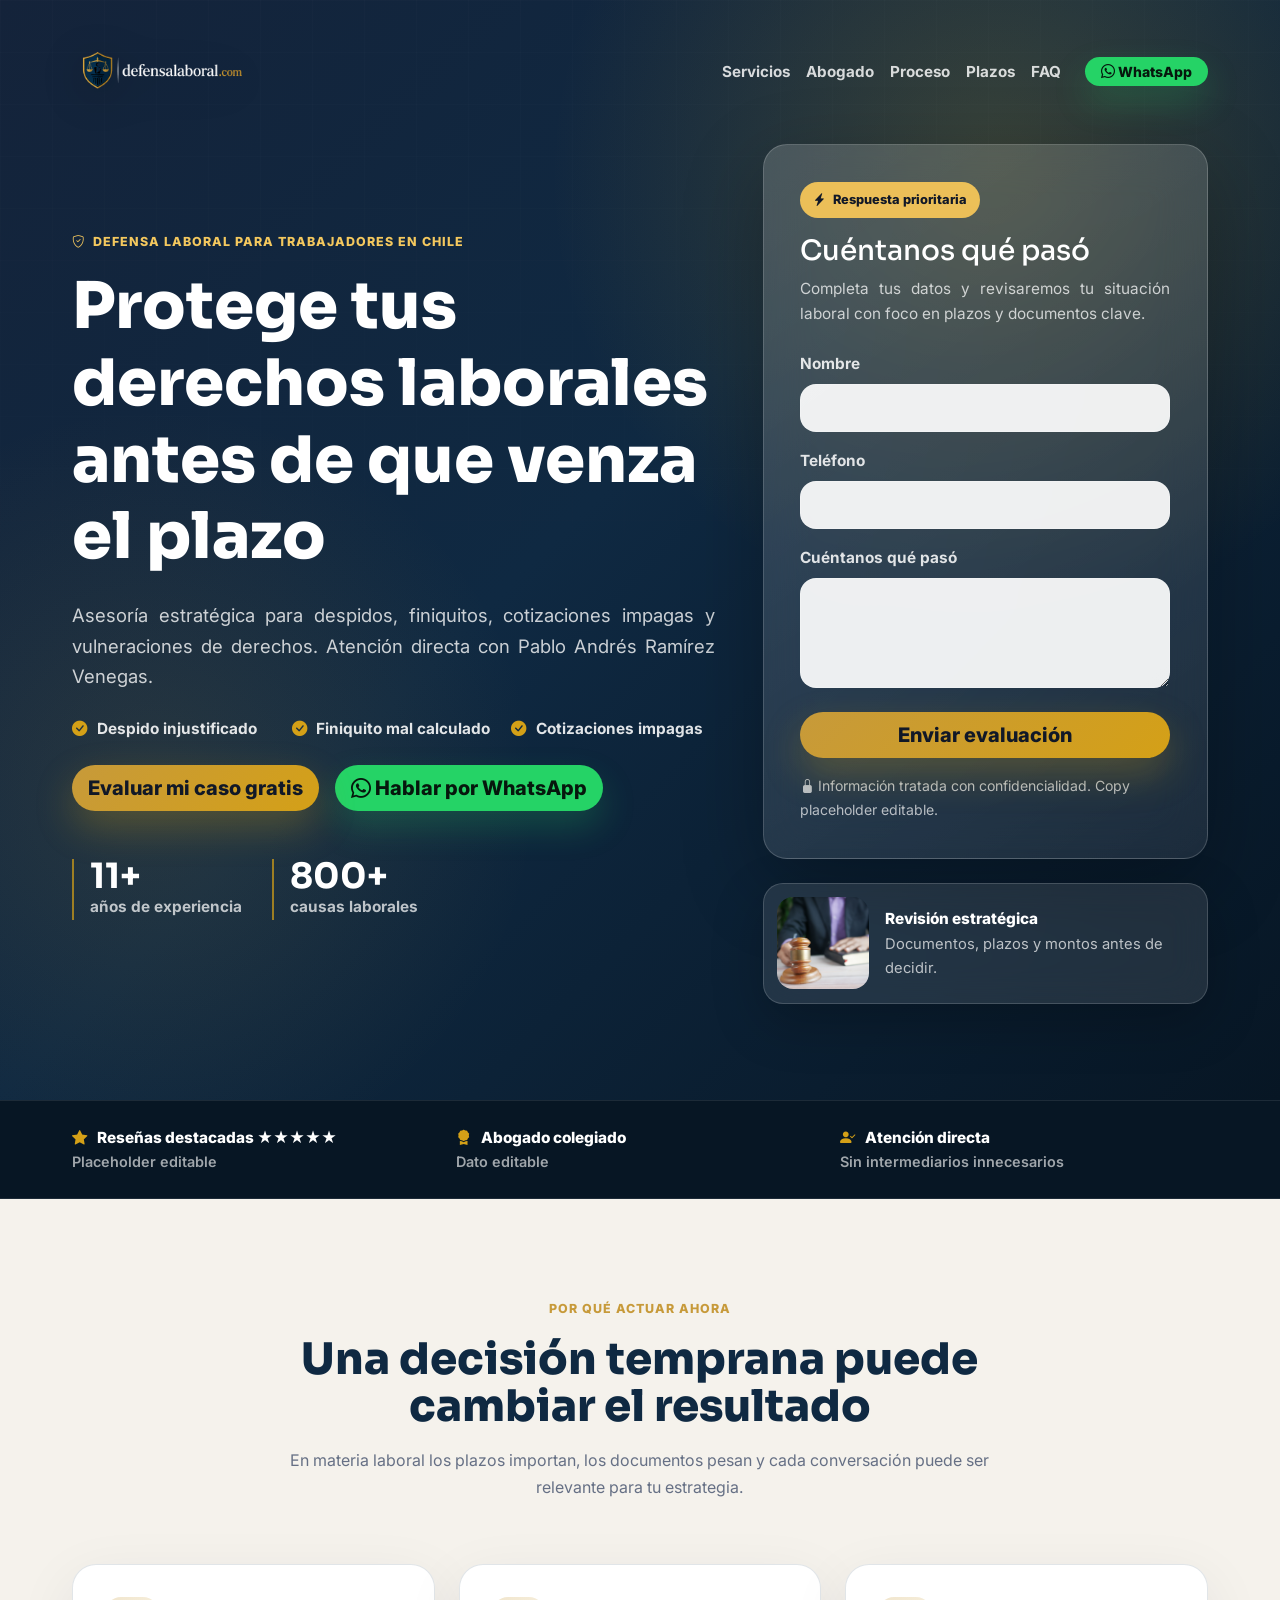
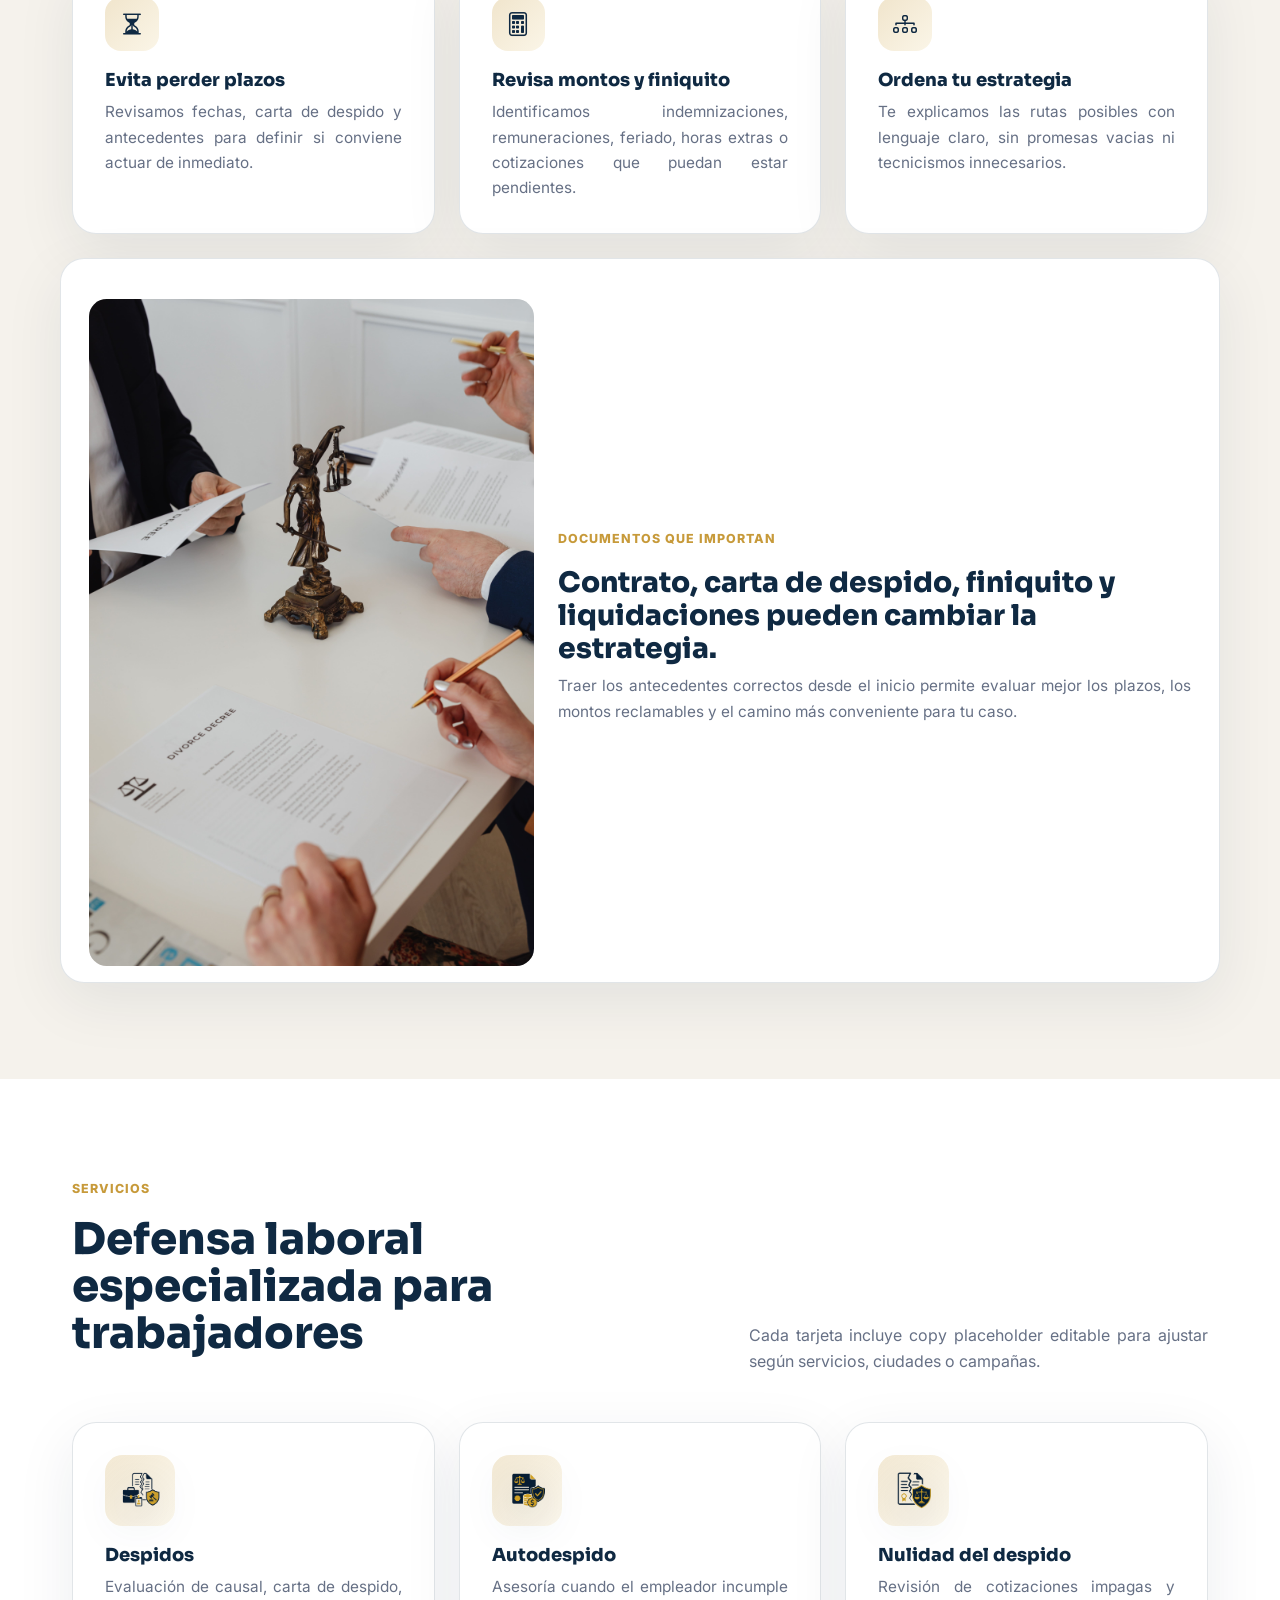
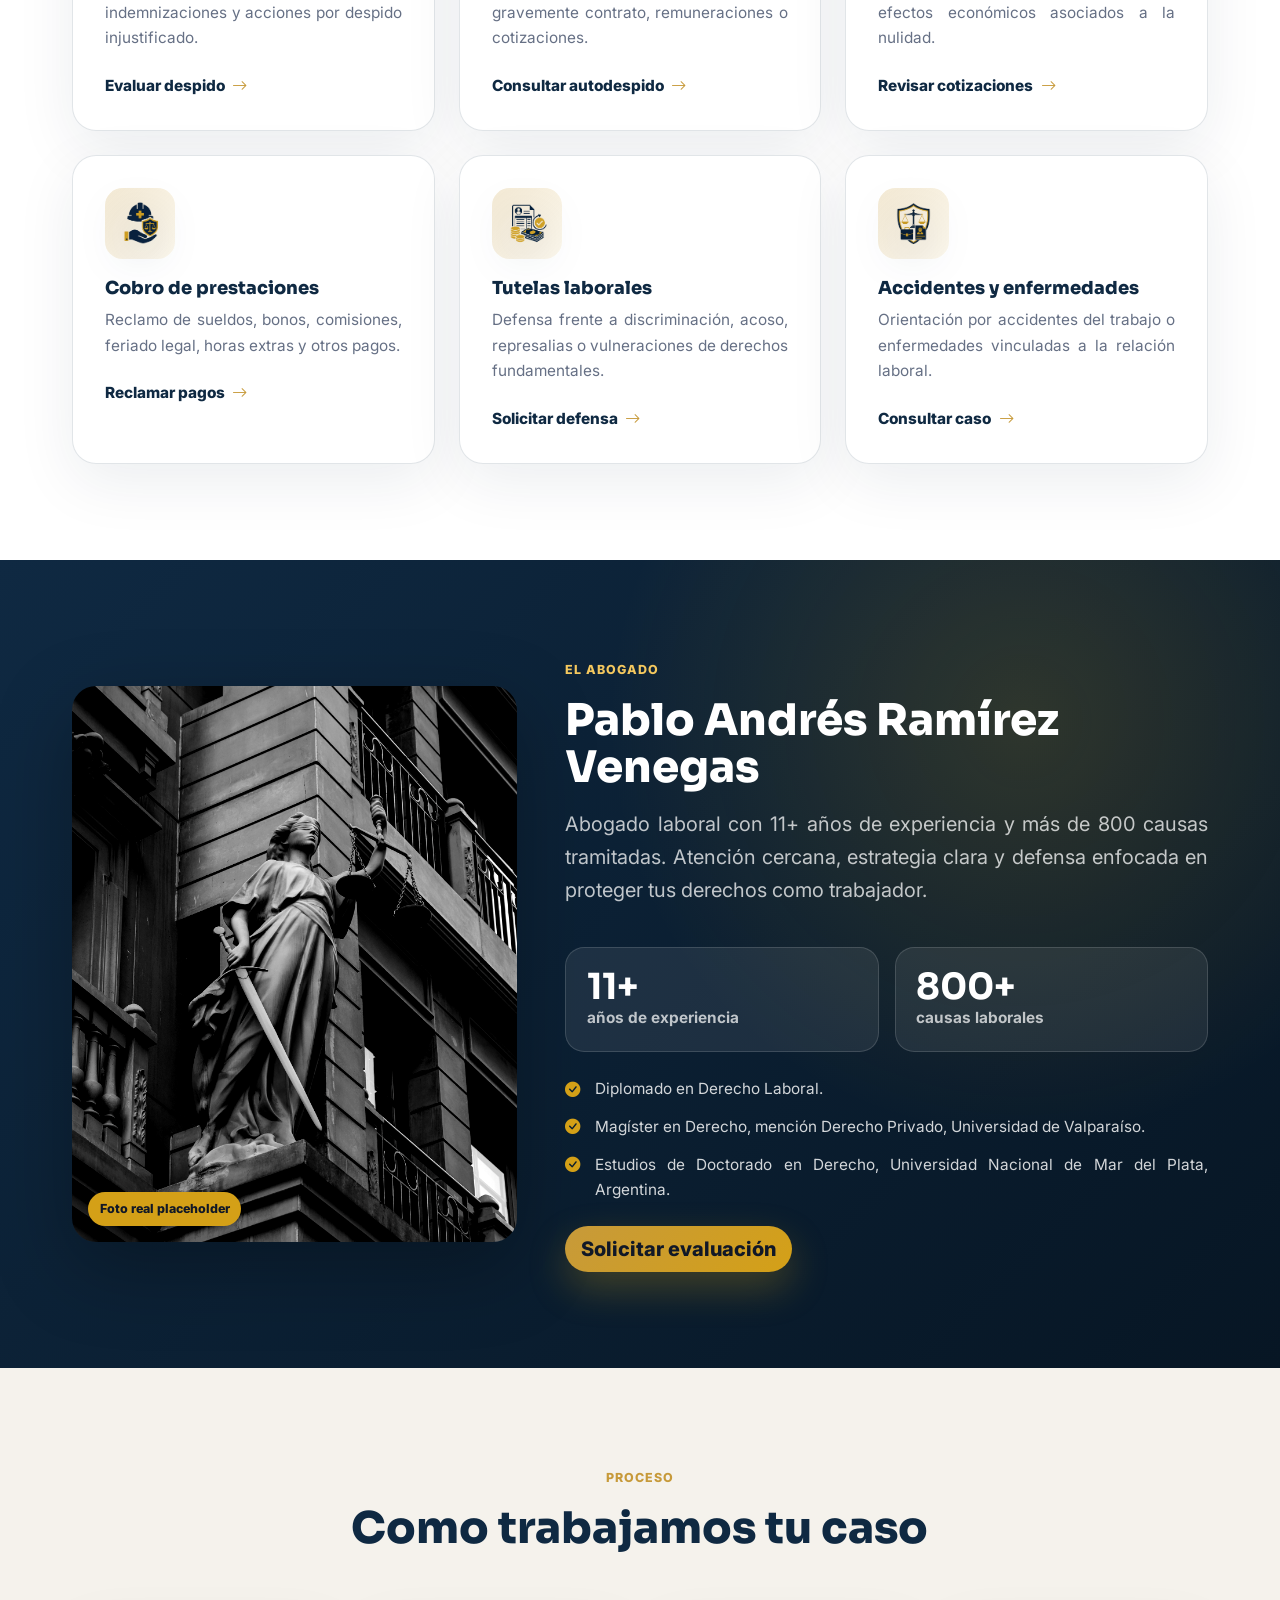
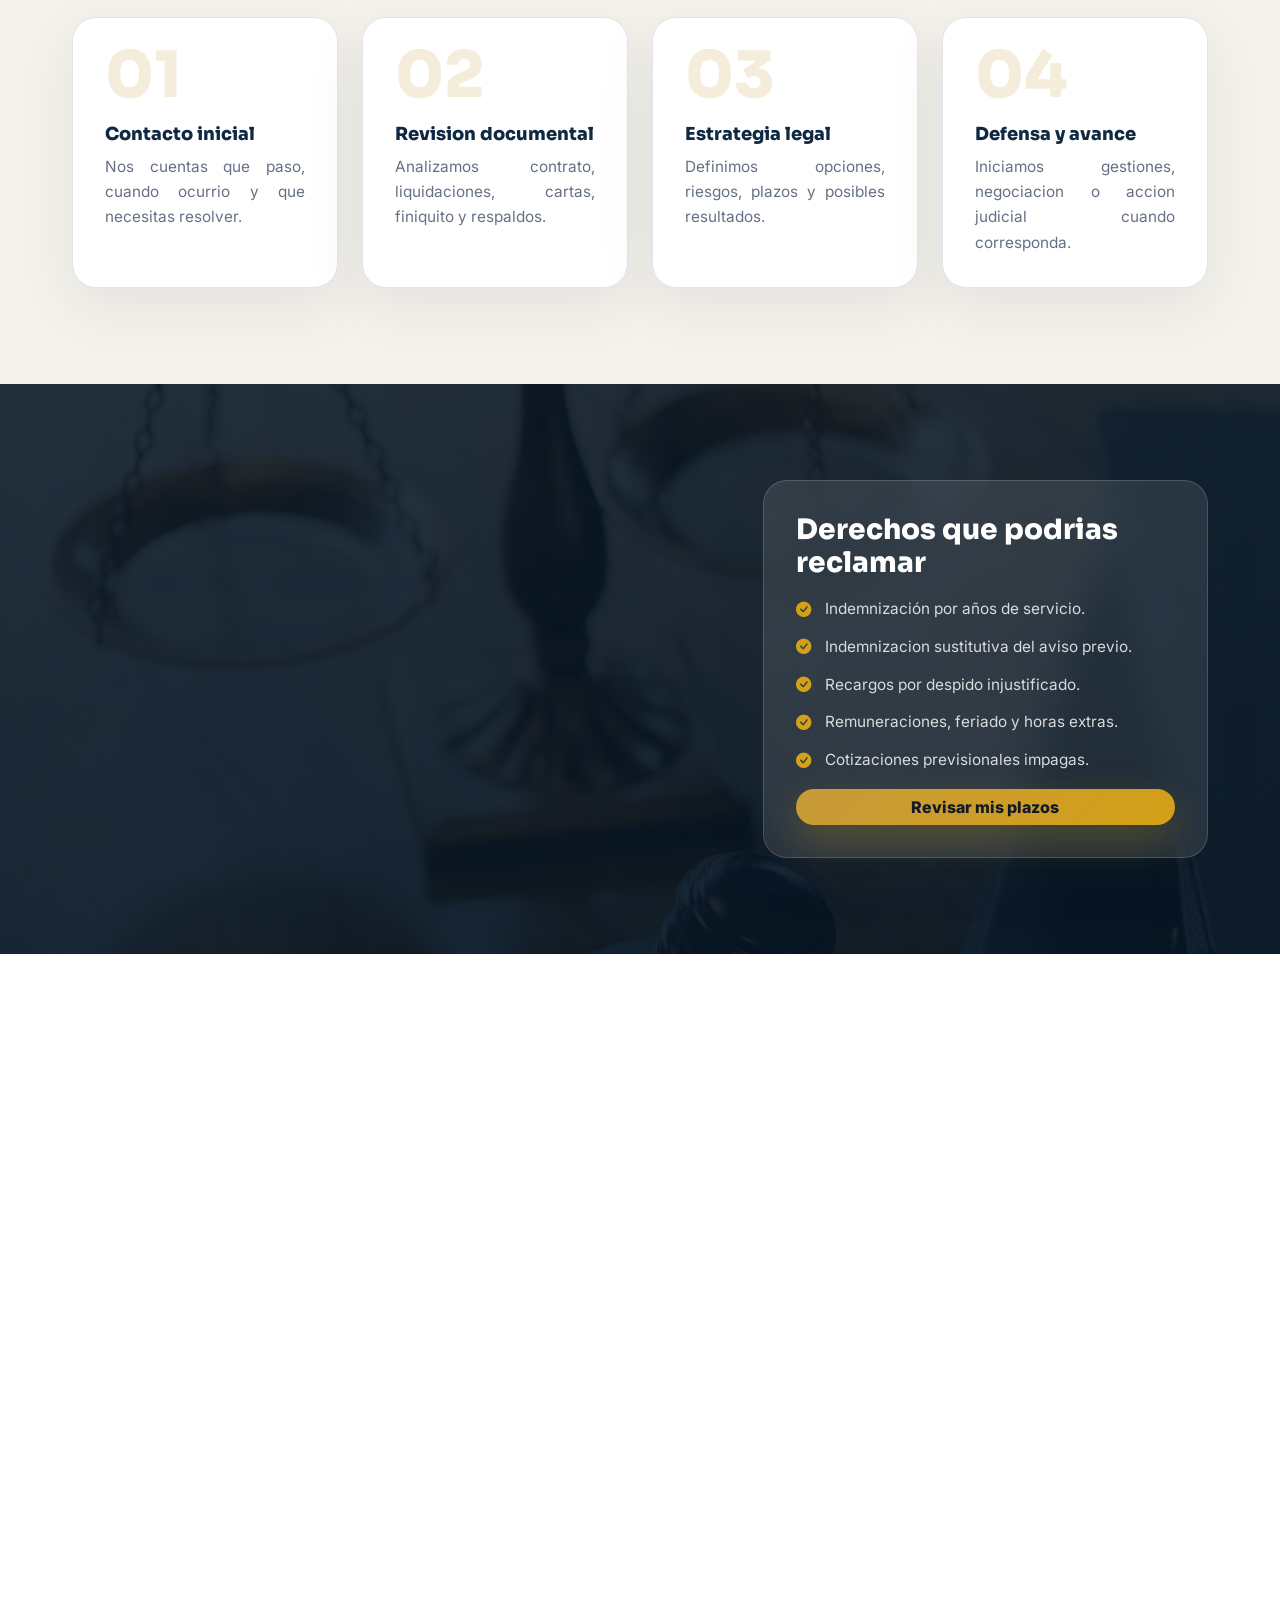
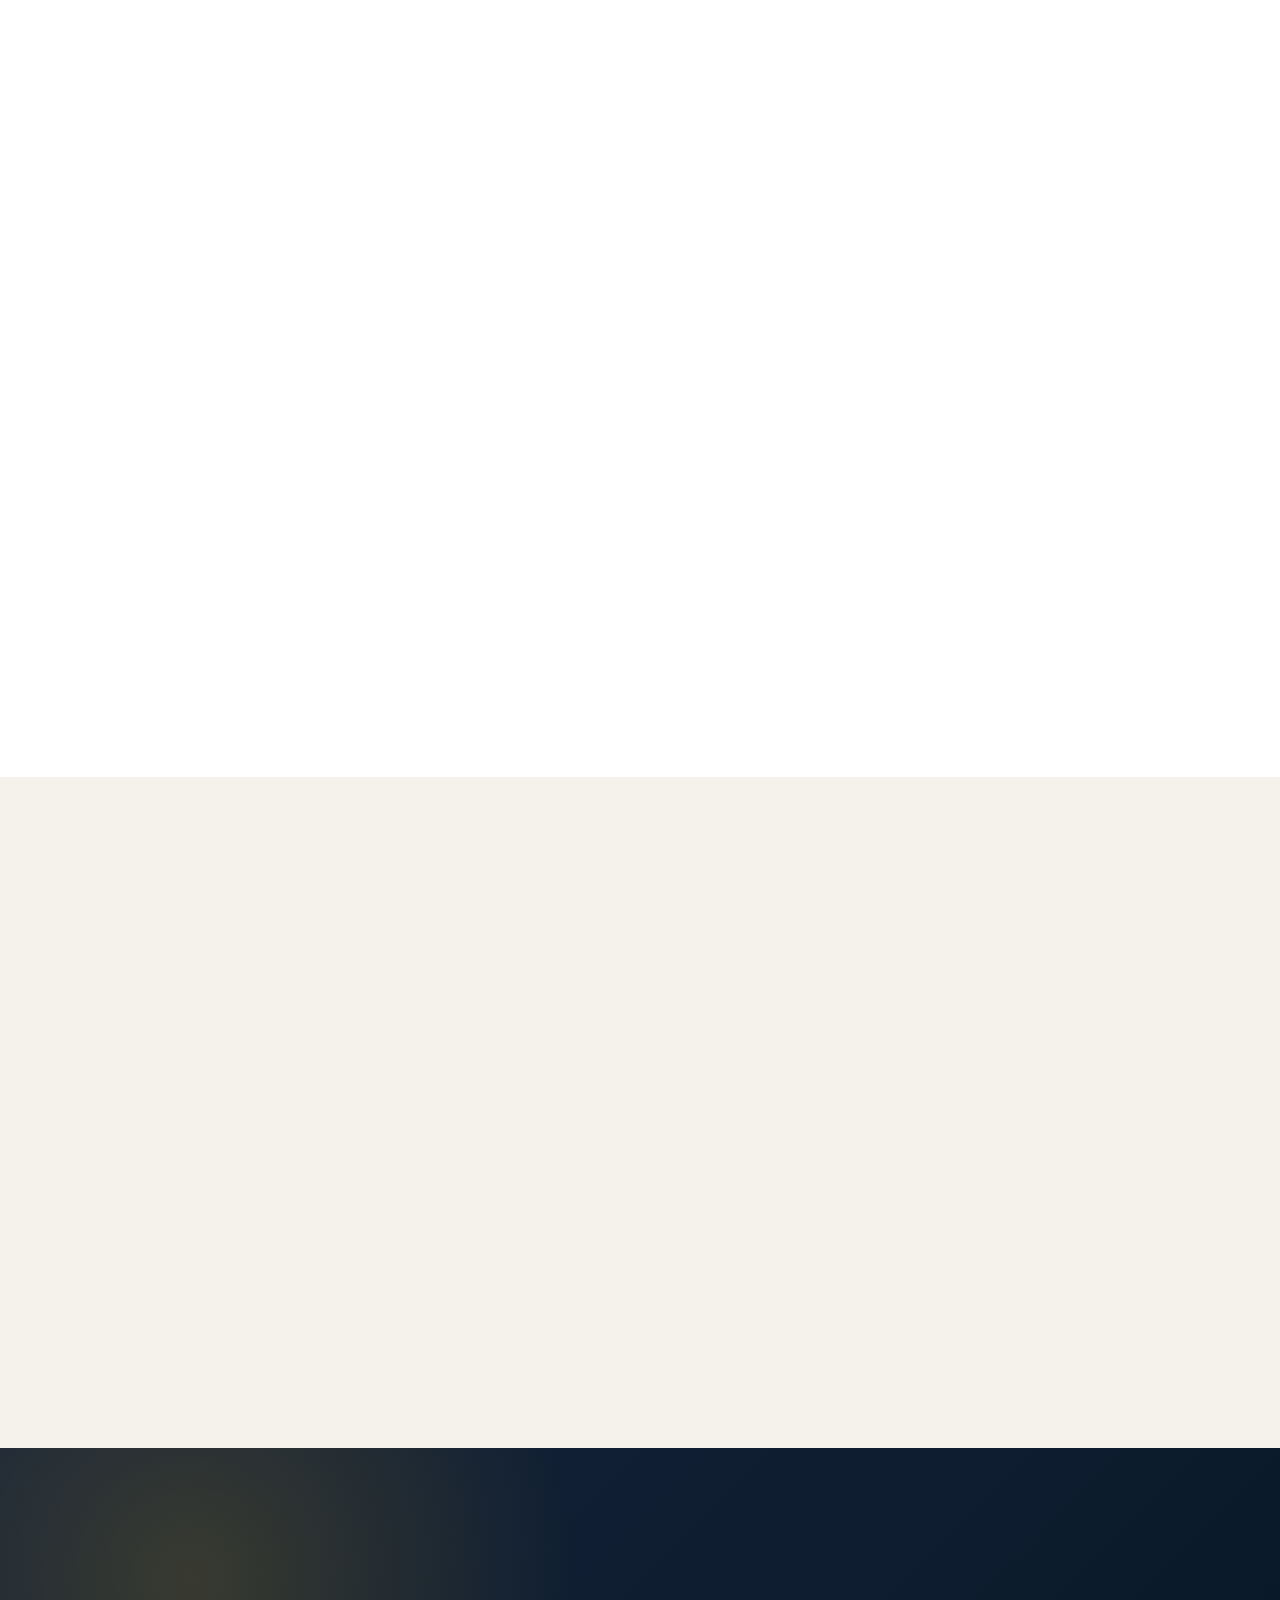
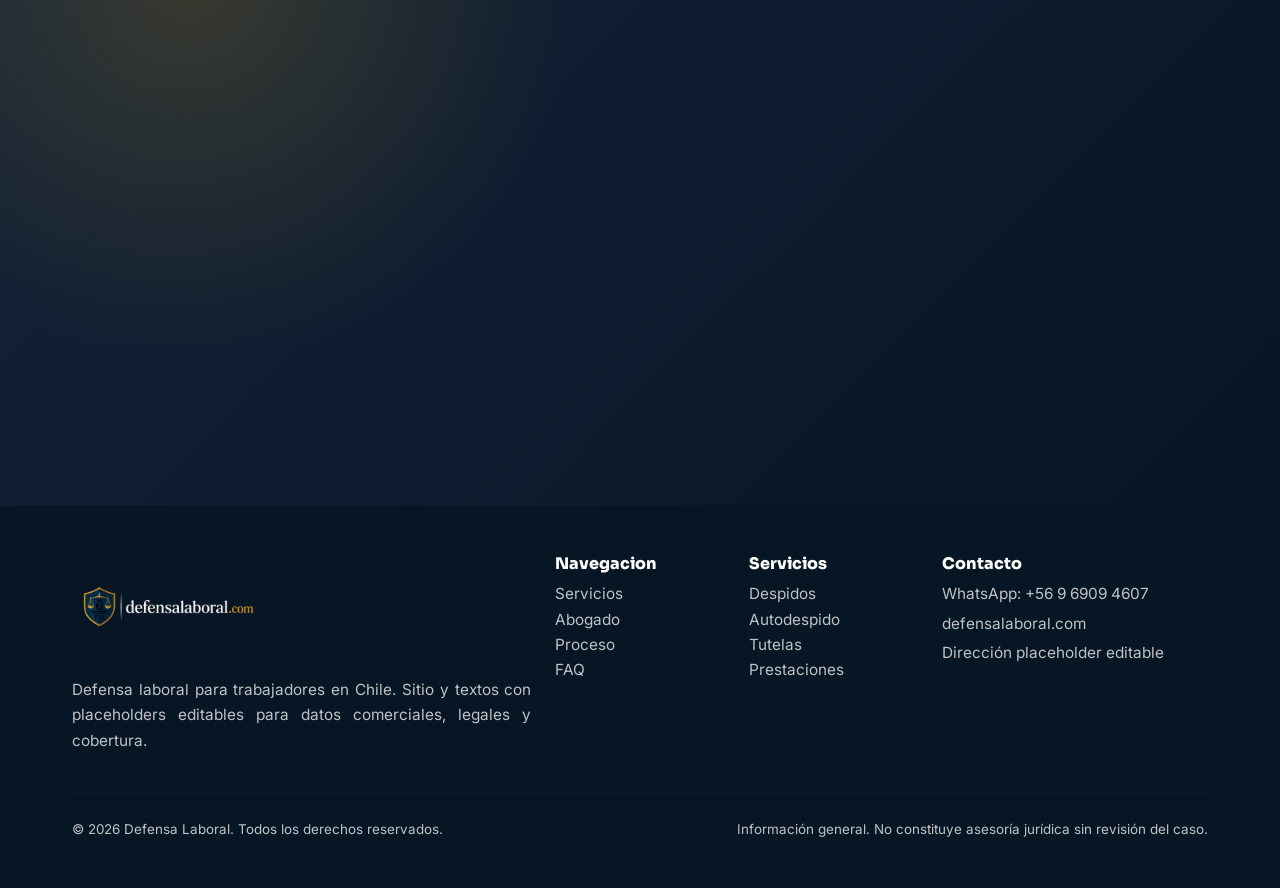
<file: index.html>
<!doctype html>
<html lang="es-CL">
<head>
  <meta charset="utf-8">
  <meta name="viewport" content="width=device-width, initial-scale=1">
  <title>Defensa Laboral en Chile | Pablo Ramírez Venegas</title>
  <meta name="description" content="Defensa laboral para trabajadores en Chile. Evaluación de despidos, finiquitos, cotizaciones impagas, tutelas laborales y accidentes del trabajo.">

  <link rel="preconnect" href="https://fonts.googleapis.com">
  <link rel="preconnect" href="https://fonts.gstatic.com" crossorigin>
  <link href="https://fonts.googleapis.com/css2?family=Inter:wght@400;500;600;700;800&family=Sora:wght@600;700;800&display=swap" rel="stylesheet">
  <link href="https://cdn.jsdelivr.net/npm/bootstrap@5.3.3/dist/css/bootstrap.min.css" rel="stylesheet">
  <link href="https://cdn.jsdelivr.net/npm/bootstrap-icons@1.11.3/font/bootstrap-icons.min.css" rel="stylesheet">
  <link href="https://unpkg.com/aos@2.3.1/dist/aos.css" rel="stylesheet">
  <link rel="stylesheet" href="styles.css">
</head>
<body data-bs-spy="scroll" data-bs-target="#mainNav" data-bs-offset="96" tabindex="0">
  <!-- NAVBAR -->
  <nav id="mainNav" class="navbar navbar-expand-lg fixed-top navbar-dark" aria-label="Navegacion principal">
    <div class="container">
      <a class="navbar-brand d-flex align-items-center gap-2" href="#inicio" aria-label="Defensa Laboral inicio">
        <img src="LogoDefensaLaboral.png" alt="Defensa Laboral" class="brand-logo">
      </a>
      <button class="navbar-toggler" type="button" data-bs-toggle="collapse" data-bs-target="#navbarContent" aria-controls="navbarContent" aria-expanded="false" aria-label="Abrir navegacion">
        <span class="navbar-toggler-icon"></span>
      </button>
      <div class="collapse navbar-collapse" id="navbarContent">
        <ul class="navbar-nav ms-auto mb-2 mb-lg-0 align-items-lg-center">
          <li class="nav-item"><a class="nav-link" href="#servicios">Servicios</a></li>
          <li class="nav-item"><a class="nav-link" href="#abogado">Abogado</a></li>
          <li class="nav-item"><a class="nav-link" href="#proceso">Proceso</a></li>
          <li class="nav-item"><a class="nav-link" href="#plazos">Plazos</a></li>
          <li class="nav-item"><a class="nav-link" href="#faq">FAQ</a></li>
          <li class="nav-item ms-lg-3">
            <a class="btn btn-whatsapp btn-sm px-3" href="https://wa.me/56969094607?text=Hola%2C%20quiero%20evaluar%20mi%20caso%20laboral." target="_blank" rel="noopener">
              <i class="bi bi-whatsapp" aria-hidden="true"></i> WhatsApp
            </a>
          </li>
        </ul>
      </div>
    </div>
  </nav>

  <main>
    <!-- HERO -->
    <section id="inicio" class="hero-section d-flex align-items-center">
      <div class="hero-pattern" aria-hidden="true"></div>
      <div class="container position-relative">
        <div class="row align-items-center g-5">
          <div class="col-lg-7" data-aos="fade-up">
            <p class="eyebrow mb-3"><i class="bi bi-shield-check" aria-hidden="true"></i> Defensa laboral para trabajadores en Chile</p>
            <h1 class="display-3 fw-black text-white mb-4">Protege tus derechos laborales antes de que venza el plazo</h1>
            <p class="hero-lead mb-4">Asesoría estratégica para despidos, finiquitos, cotizaciones impagas y vulneraciones de derechos. Atención directa con Pablo Andrés Ramírez Venegas.</p>
            <div class="row g-3 mb-4 hero-bullets">
              <div class="col-md-4"><i class="bi bi-check-circle-fill" aria-hidden="true"></i> Despido injustificado</div>
              <div class="col-md-4"><i class="bi bi-check-circle-fill" aria-hidden="true"></i> Finiquito mal calculado</div>
              <div class="col-md-4"><i class="bi bi-check-circle-fill" aria-hidden="true"></i> Cotizaciones impagas</div>
            </div>
            <div class="d-flex flex-column flex-sm-row gap-3 mb-5">
              <a class="btn btn-gold btn-lg" href="#contacto">Evaluar mi caso gratis</a>
              <a class="btn btn-whatsapp btn-lg" href="https://wa.me/56969094607?text=Hola%2C%20necesito%20orientacion%20laboral." target="_blank" rel="noopener">
                <i class="bi bi-whatsapp" aria-hidden="true"></i> Hablar por WhatsApp
              </a>
            </div>
            <div class="hero-stats d-flex flex-wrap gap-4">
              <div><strong>11+</strong><span>años de experiencia</span></div>
              <div><strong>800+</strong><span>causas laborales</span></div>
            </div>
          </div>
          <div class="col-lg-5" data-aos="fade-left" data-aos-delay="120">
            <form class="glass-form needs-validation" action="gracias.html" method="get" novalidate aria-label="Formulario de evaluación laboral">
              <span class="form-badge"><i class="bi bi-lightning-charge-fill" aria-hidden="true"></i> Respuesta prioritaria</span>
              <h2 class="h3 text-white mt-3 mb-2">Cuéntanos qué pasó</h2>
              <p class="text-white-70 mb-4">Completa tus datos y revisaremos tu situación laboral con foco en plazos y documentos clave.</p>
              <div class="mb-3">
                <label for="heroName" class="form-label">Nombre</label>
                <input type="text" class="form-control form-control-lg" id="heroName" name="nombre" autocomplete="name" required>
                <div class="invalid-feedback">Ingresa tu nombre.</div>
              </div>
              <div class="mb-3">
                <label for="heroPhone" class="form-label">Teléfono</label>
                <input type="tel" class="form-control form-control-lg" id="heroPhone" name="telefono" autocomplete="tel" required>
                <div class="invalid-feedback">Ingresa un telefono de contacto.</div>
              </div>
              <div class="mb-4">
                <label for="heroMessage" class="form-label">Cuéntanos qué pasó</label>
                <textarea class="form-control" id="heroMessage" name="mensaje" rows="4" required></textarea>
                <div class="invalid-feedback">Describe brevemente tu caso.</div>
              </div>
              <button class="btn btn-gold btn-lg w-100" type="submit">Enviar evaluación</button>
              <p class="privacy-note mt-3 mb-0"><i class="bi bi-lock-fill" aria-hidden="true"></i> Información tratada con confidencialidad. Copy placeholder editable.</p>
            </form>
            <div class="hero-case-photo mt-4" data-aos="fade-up" data-aos-delay="220">
              <img src="imagenLaboral1.jpg" alt="Asesoría laboral para trabajadores en Chile">
              <div>
                <strong>Revisión estratégica</strong>
                <span>Documentos, plazos y montos antes de decidir.</span>
              </div>
            </div>
          </div>
        </div>
      </div>
    </section>

    <!-- BARRA DE CONFIANZA -->
    <section class="trust-strip py-4">
      <div class="container">
        <div class="row g-3 text-center text-lg-start">
          <div class="col-md-4" data-aos="fade-up"><i class="bi bi-star-fill" aria-hidden="true"></i> Reseñas destacadas ★★★★★ <span>Placeholder editable</span></div>
          <div class="col-md-4" data-aos="fade-up" data-aos-delay="80"><i class="bi bi-award-fill" aria-hidden="true"></i> Abogado colegiado <span>Dato editable</span></div>
          <div class="col-md-4" data-aos="fade-up" data-aos-delay="160"><i class="bi bi-person-check-fill" aria-hidden="true"></i> Atención directa <span>Sin intermediarios innecesarios</span></div>
        </div>
      </div>
    </section>

    <!-- POR QUE ACTUAR AHORA -->
    <section class="section bg-cream" id="actuar">
      <div class="container">
        <div class="row justify-content-center text-center mb-5">
          <div class="col-lg-8" data-aos="fade-up">
            <p class="eyebrow dark">Por qué actuar ahora</p>
            <h2 class="section-title">Una decisión temprana puede cambiar el resultado</h2>
            <p class="section-copy">En materia laboral los plazos importan, los documentos pesan y cada conversación puede ser relevante para tu estrategia.</p>
          </div>
        </div>
        <div class="row g-4">
          <div class="col-md-4" data-aos="fade-up">
            <article class="feature-card h-100">
              <i class="bi bi-hourglass-split card-icon" aria-hidden="true"></i>
              <h3>Evita perder plazos</h3>
              <p>Revisamos fechas, carta de despido y antecedentes para definir si conviene actuar de inmediato.</p>
            </article>
          </div>
          <div class="col-md-4" data-aos="fade-up" data-aos-delay="100">
            <article class="feature-card h-100">
              <i class="bi bi-calculator card-icon" aria-hidden="true"></i>
              <h3>Revisa montos y finiquito</h3>
              <p>Identificamos indemnizaciones, remuneraciones, feriado, horas extras o cotizaciones que puedan estar pendientes.</p>
            </article>
          </div>
          <div class="col-md-4" data-aos="fade-up" data-aos-delay="200">
            <article class="feature-card h-100">
              <i class="bi bi-diagram-3 card-icon" aria-hidden="true"></i>
              <h3>Ordena tu estrategia</h3>
              <p>Te explicamos las rutas posibles con lenguaje claro, sin promesas vacias ni tecnicismos innecesarios.</p>
            </article>
          </div>
        </div>
        <div class="visual-proof row align-items-center g-4 mt-4" data-aos="fade-up">
          <div class="col-lg-5">
            <img src="ImagenExtra2.jpg" alt="Revisión de antecedentes laborales y documentos">
          </div>
          <div class="col-lg-7">
            <p class="eyebrow dark">Documentos que importan</p>
            <h3>Contrato, carta de despido, finiquito y liquidaciones pueden cambiar la estrategia.</h3>
            <p>Traer los antecedentes correctos desde el inicio permite evaluar mejor los plazos, los montos reclamables y el camino más conveniente para tu caso.</p>
          </div>
        </div>
      </div>
    </section>

    <!-- SERVICIOS -->
    <section class="section" id="servicios">
      <div class="container">
        <div class="row align-items-end mb-5">
          <div class="col-lg-7" data-aos="fade-up">
            <p class="eyebrow dark">Servicios</p>
            <h2 class="section-title">Defensa laboral especializada para trabajadores</h2>
          </div>
          <div class="col-lg-5" data-aos="fade-up" data-aos-delay="100">
            <p class="section-copy mb-0">Cada tarjeta incluye copy placeholder editable para ajustar según servicios, ciudades o campañas.</p>
          </div>
        </div>
        <div class="row g-4">
          <div class="col-md-6 col-xl-4" data-aos="zoom-in"><article class="service-card h-100"><img src="Icono1.png" class="service-icon" alt="Icono de despidos"><h3>Despidos</h3><p>Evaluación de causal, carta de despido, indemnizaciones y acciones por despido injustificado.</p><a href="#contacto">Evaluar despido <i class="bi bi-arrow-right" aria-hidden="true"></i></a></article></div>
          <div class="col-md-6 col-xl-4" data-aos="zoom-in" data-aos-delay="80"><article class="service-card h-100"><img src="Icono2.png" class="service-icon" alt="Icono de autodespido"><h3>Autodespido</h3><p>Asesoría cuando el empleador incumple gravemente contrato, remuneraciones o cotizaciones.</p><a href="#contacto">Consultar autodespido <i class="bi bi-arrow-right" aria-hidden="true"></i></a></article></div>
          <div class="col-md-6 col-xl-4" data-aos="zoom-in" data-aos-delay="160"><article class="service-card h-100"><img src="Icono3.png" class="service-icon" alt="Icono de nulidad del despido"><h3>Nulidad del despido</h3><p>Revisión de cotizaciones impagas y efectos económicos asociados a la nulidad.</p><a href="#contacto">Revisar cotizaciones <i class="bi bi-arrow-right" aria-hidden="true"></i></a></article></div>
          <div class="col-md-6 col-xl-4" data-aos="zoom-in"><article class="service-card h-100"><img src="Icono4.png" class="service-icon" alt="Icono de cobro de prestaciones"><h3>Cobro de prestaciones</h3><p>Reclamo de sueldos, bonos, comisiones, feriado legal, horas extras y otros pagos.</p><a href="#contacto">Reclamar pagos <i class="bi bi-arrow-right" aria-hidden="true"></i></a></article></div>
          <div class="col-md-6 col-xl-4" data-aos="zoom-in" data-aos-delay="80"><article class="service-card h-100"><img src="Icono5.png" class="service-icon" alt="Icono de tutelas laborales"><h3>Tutelas laborales</h3><p>Defensa frente a discriminación, acoso, represalias o vulneraciones de derechos fundamentales.</p><a href="#contacto">Solicitar defensa <i class="bi bi-arrow-right" aria-hidden="true"></i></a></article></div>
          <div class="col-md-6 col-xl-4" data-aos="zoom-in" data-aos-delay="160"><article class="service-card h-100"><img src="Icono6.png" class="service-icon" alt="Icono de accidentes y enfermedades laborales"><h3>Accidentes y enfermedades</h3><p>Orientación por accidentes del trabajo o enfermedades vinculadas a la relación laboral.</p><a href="#contacto">Consultar caso <i class="bi bi-arrow-right" aria-hidden="true"></i></a></article></div>
        </div>
      </div>
    </section>

    <!-- EL ABOGADO -->
    <section class="section lawyer-section" id="abogado">
      <div class="container">
        <div class="row align-items-center g-5">
          <div class="col-lg-5" data-aos="fade-right">
            <div class="lawyer-photo-wrap">
              <!-- Placeholder editable: reemplazar por foto profesional real del abogado. -->
              <img src="ImagenExtra1.jpg" class="img-fluid" alt="Foto placeholder de Pablo Andrés Ramírez Venegas">
              <span class="photo-label">Foto real placeholder</span>
            </div>
          </div>
          <div class="col-lg-7" data-aos="fade-left">
            <p class="eyebrow">El abogado</p>
            <h2 class="section-title text-white">Pablo Andrés Ramírez Venegas</h2>
            <p class="text-white-70 fs-5">Abogado laboral con 11+ años de experiencia y más de 800 causas tramitadas. Atención cercana, estrategia clara y defensa enfocada en proteger tus derechos como trabajador.</p>
            <div class="row g-3 my-4">
              <div class="col-sm-6"><div class="mini-stat"><strong>11+</strong><span>años de experiencia</span></div></div>
              <div class="col-sm-6"><div class="mini-stat"><strong>800+</strong><span>causas laborales</span></div></div>
            </div>
            <ul class="check-list gold mb-4">
              <li>Diplomado en Derecho Laboral.</li>
              <li>Magíster en Derecho, mención Derecho Privado, Universidad de Valparaíso.</li>
              <li>Estudios de Doctorado en Derecho, Universidad Nacional de Mar del Plata, Argentina.</li>
            </ul>
            <a class="btn btn-gold btn-lg" href="#contacto">Solicitar evaluación</a>
          </div>
        </div>
      </div>
    </section>

    <!-- PROCESO -->
    <section class="section bg-cream" id="proceso">
      <div class="container">
        <div class="row justify-content-center text-center mb-5">
          <div class="col-lg-8" data-aos="fade-up">
            <p class="eyebrow dark">Proceso</p>
            <h2 class="section-title">Como trabajamos tu caso</h2>
          </div>
        </div>
        <div class="row g-4 process-row">
          <div class="col-md-6 col-xl-3" data-aos="fade-up"><article class="process-card"><span>01</span><h3>Contacto inicial</h3><p>Nos cuentas que paso, cuando ocurrio y que necesitas resolver.</p></article></div>
          <div class="col-md-6 col-xl-3" data-aos="fade-up" data-aos-delay="80"><article class="process-card"><span>02</span><h3>Revision documental</h3><p>Analizamos contrato, liquidaciones, cartas, finiquito y respaldos.</p></article></div>
          <div class="col-md-6 col-xl-3" data-aos="fade-up" data-aos-delay="160"><article class="process-card"><span>03</span><h3>Estrategia legal</h3><p>Definimos opciones, riesgos, plazos y posibles resultados.</p></article></div>
          <div class="col-md-6 col-xl-3" data-aos="fade-up" data-aos-delay="240"><article class="process-card"><span>04</span><h3>Defensa y avance</h3><p>Iniciamos gestiones, negociacion o accion judicial cuando corresponda.</p></article></div>
        </div>
      </div>
    </section>

    <!-- URGENCIA POR PLAZOS -->
    <section class="deadline-section section" id="plazos">
      <div class="container">
        <div class="row align-items-center g-5">
          <div class="col-lg-7" data-aos="fade-up">
            <p class="eyebrow">Urgencia por plazos</p>
            <h2 class="section-title text-white">No firmes ni dejes pasar dias clave sin revisar tu caso</h2>
            <p class="text-white-70 fs-5">Los plazos laborales pueden ser breves. Si recibiste carta de despido, te presionan a firmar o detectaste deudas, conviene ordenar antecedentes cuanto antes.</p>
          </div>
          <div class="col-lg-5" data-aos="fade-left">
            <div class="deadline-box">
              <h3>Derechos que podrias reclamar</h3>
              <ul class="check-list gold">
                <li>Indemnización por años de servicio.</li>
                <li>Indemnizacion sustitutiva del aviso previo.</li>
                <li>Recargos por despido injustificado.</li>
                <li>Remuneraciones, feriado y horas extras.</li>
                <li>Cotizaciones previsionales impagas.</li>
              </ul>
              <a class="btn btn-gold w-100" href="#contacto">Revisar mis plazos</a>
            </div>
          </div>
        </div>
      </div>
    </section>

    <!-- TESTIMONIOS -->
    <section class="section" id="testimonios">
      <div class="container">
        <div class="row justify-content-center text-center mb-5">
          <div class="col-lg-8" data-aos="fade-up">
            <p class="eyebrow dark">Testimonios</p>
            <h2 class="section-title">Confianza construida caso a caso</h2>
            <p class="section-copy">Resenas placeholder editables. Reemplazar por testimonios reales con autorizacion.</p>
          </div>
        </div>
        <div class="row g-4">
          <div class="col-md-4" data-aos="fade-up"><article class="testimonial-card h-100"><div class="stars" aria-label="5 estrellas">★★★★★</div><p>"Me explicaron los pasos con claridad y pude entender si mi finiquito estaba correcto."</p><strong>Trabajadora retail</strong><span>Placeholder editable</span></article></div>
          <div class="col-md-4" data-aos="fade-up" data-aos-delay="100"><article class="testimonial-card h-100"><div class="stars" aria-label="5 estrellas">★★★★★</div><p>"La revisión fue rápida y ordenada. Me sentí acompañado desde el primer contacto."</p><strong>Profesional servicios</strong><span>Placeholder editable</span></article></div>
          <div class="col-md-4" data-aos="fade-up" data-aos-delay="200"><article class="testimonial-card h-100"><div class="stars" aria-label="5 estrellas">★★★★★</div><p>"Tenia dudas con mis cotizaciones y me ayudaron a decidir que hacer antes de firmar."</p><strong>Operario industrial</strong><span>Placeholder editable</span></article></div>
        </div>
        <div class="testimonial-media row align-items-center g-4 mt-4" data-aos="fade-up">
          <div class="col-lg-7">
            <h3>Una defensa laboral seria también se nota en la forma de explicar.</h3>
            <p>El objetivo es que entiendas tu caso, tus plazos y tus alternativas antes de avanzar. Este bloque visual usa una imagen de apoyo editable para reforzar confianza.</p>
          </div>
          <div class="col-lg-5">
            <img src="ImagenExtra3.jpg" alt="Conversación de asesoría laboral con enfoque profesional">
          </div>
        </div>
      </div>
    </section>

    <!-- FAQ -->
    <section class="section bg-cream" id="faq">
      <div class="container">
        <div class="row g-5">
          <div class="col-lg-5" data-aos="fade-right">
            <p class="eyebrow dark">FAQ</p>
            <h2 class="section-title">Preguntas frecuentes</h2>
            <p class="section-copy">Información general y editable. La respuesta definitiva depende de los antecedentes concretos del caso.</p>
          </div>
          <div class="col-lg-7" data-aos="fade-left">
            <div class="accordion premium-accordion" id="faqAccordion">
              <div class="accordion-item"><h3 class="accordion-header"><button class="accordion-button" type="button" data-bs-toggle="collapse" data-bs-target="#faq1" aria-expanded="true" aria-controls="faq1">Cuánto cuesta la primera consulta?</button></h3><div id="faq1" class="accordion-collapse collapse show" data-bs-parent="#faqAccordion"><div class="accordion-body">La evaluación inicial puede ser gratuita según campaña vigente. Placeholder editable para condiciones comerciales.</div></div></div>
              <div class="accordion-item"><h3 class="accordion-header"><button class="accordion-button collapsed" type="button" data-bs-toggle="collapse" data-bs-target="#faq2" aria-expanded="false" aria-controls="faq2">Mi informacion es confidencial?</button></h3><div id="faq2" class="accordion-collapse collapse" data-bs-parent="#faqAccordion"><div class="accordion-body">Si. Los antecedentes compartidos se tratan con reserva profesional y solo para evaluar la estrategia del caso.</div></div></div>
              <div class="accordion-item"><h3 class="accordion-header"><button class="accordion-button collapsed" type="button" data-bs-toggle="collapse" data-bs-target="#faq3" aria-expanded="false" aria-controls="faq3">Que plazos tengo para demandar?</button></h3><div id="faq3" class="accordion-collapse collapse" data-bs-parent="#faqAccordion"><div class="accordion-body">Los plazos dependen del tipo de accion y de los hechos. Por eso recomendamos revisar fechas y documentos cuanto antes.</div></div></div>
              <div class="accordion-item"><h3 class="accordion-header"><button class="accordion-button collapsed" type="button" data-bs-toggle="collapse" data-bs-target="#faq4" aria-expanded="false" aria-controls="faq4">Cuánto dura un juicio laboral?</button></h3><div id="faq4" class="accordion-collapse collapse" data-bs-parent="#faqAccordion"><div class="accordion-body">La duración varía según tribunal, complejidad y posibilidad de acuerdo. Se informa una estimación al revisar el caso.</div></div></div>
              <div class="accordion-item"><h3 class="accordion-header"><button class="accordion-button collapsed" type="button" data-bs-toggle="collapse" data-bs-target="#faq5" aria-expanded="false" aria-controls="faq5">Aceptan formas de pago flexibles?</button></h3><div id="faq5" class="accordion-collapse collapse" data-bs-parent="#faqAccordion"><div class="accordion-body">Las condiciones se revisan caso a caso. Placeholder editable para honorarios, abonos o porcentajes.</div></div></div>
              <div class="accordion-item"><h3 class="accordion-header"><button class="accordion-button collapsed" type="button" data-bs-toggle="collapse" data-bs-target="#faq6" aria-expanded="false" aria-controls="faq6">Atienden en todo Chile?</button></h3><div id="faq6" class="accordion-collapse collapse" data-bs-parent="#faqAccordion"><div class="accordion-body">Se puede entregar orientación remota y coordinar representación según jurisdicción y necesidades del caso.</div></div></div>
            </div>
          </div>
        </div>
      </div>
    </section>

    <!-- CTA FINAL -->
    <section class="final-cta section" id="contacto">
      <div class="container">
        <div class="row align-items-center g-5">
          <div class="col-lg-6" data-aos="fade-up">
            <p class="eyebrow">Evaluación gratuita</p>
            <h2 class="section-title text-white">Da el primer paso con una revision clara de tu caso</h2>
            <p class="text-white-70 fs-5">Envia tus datos y te contactaremos para revisar antecedentes, plazos y posibles acciones. Copy placeholder editable.</p>
          </div>
          <div class="col-lg-6" data-aos="fade-left">
            <form class="contact-form needs-validation" action="gracias.html" method="get" novalidate>
              <div class="row g-3">
                <div class="col-md-6">
                  <label for="contactName" class="form-label">Nombre</label>
                  <input id="contactName" name="nombre" type="text" class="form-control form-control-lg" autocomplete="name" required>
                  <div class="invalid-feedback">Ingresa tu nombre.</div>
                </div>
                <div class="col-md-6">
                  <label for="contactPhone" class="form-label">Teléfono</label>
                  <input id="contactPhone" name="telefono" type="tel" class="form-control form-control-lg" autocomplete="tel" required>
                  <div class="invalid-feedback">Ingresa tu telefono.</div>
                </div>
                <div class="col-12">
                  <label for="contactCase" class="form-label">Tipo de caso</label>
                  <select id="contactCase" name="caso" class="form-select form-select-lg" required>
                    <option value="">Selecciona una opcion</option>
                    <option>Despido</option>
                    <option>Autodespido</option>
                    <option>Finiquito o prestaciones</option>
                    <option>Tutela laboral</option>
                    <option>Accidente o enfermedad</option>
                    <option>Otro</option>
                  </select>
                  <div class="invalid-feedback">Selecciona un tipo de caso.</div>
                </div>
                <div class="col-12">
                  <label for="contactMessage" class="form-label">Mensaje</label>
                  <textarea id="contactMessage" name="mensaje" class="form-control" rows="4" required></textarea>
                  <div class="invalid-feedback">Cuéntanos brevemente que paso.</div>
                </div>
                <div class="col-12">
                  <button class="btn btn-gold btn-lg w-100" type="submit">Evaluar mi caso gratis</button>
                </div>
              </div>
            </form>
          </div>
        </div>
      </div>
    </section>
  </main>

  <!-- FOOTER -->
  <footer class="footer py-5">
    <div class="container">
      <div class="row g-4">
        <div class="col-lg-5">
          <img src="LogoDefensaLaboral.png" alt="Defensa Laboral" class="footer-logo mb-3">
          <p>Defensa laboral para trabajadores en Chile. Sitio y textos con placeholders editables para datos comerciales, legales y cobertura.</p>
        </div>
        <div class="col-6 col-lg-2">
          <h2 class="h6">Navegacion</h2>
          <ul class="list-unstyled">
            <li><a href="#servicios">Servicios</a></li>
            <li><a href="#abogado">Abogado</a></li>
            <li><a href="#proceso">Proceso</a></li>
            <li><a href="#faq">FAQ</a></li>
          </ul>
        </div>
        <div class="col-6 col-lg-2">
          <h2 class="h6">Servicios</h2>
          <ul class="list-unstyled">
            <li>Despidos</li>
            <li>Autodespido</li>
            <li>Tutelas</li>
            <li>Prestaciones</li>
          </ul>
        </div>
        <div class="col-lg-3">
          <h2 class="h6">Contacto</h2>
          <p class="mb-1">WhatsApp: +56 9 6909 4607</p>
          <p class="mb-1">defensalaboral.com</p>
          <p class="mb-0">Dirección placeholder editable</p>
        </div>
      </div>
      <hr class="my-4">
      <div class="d-flex flex-column flex-md-row justify-content-between gap-2 small">
        <span>© 2026 Defensa Laboral. Todos los derechos reservados.</span>
        <span>Información general. No constituye asesoría jurídica sin revisión del caso.</span>
      </div>
    </div>
  </footer>

  <!-- BARRA STICKY MOVIL -->
  <div class="mobile-sticky-cta d-md-none" aria-label="Acciones rapidas">
    <a class="btn btn-whatsapp" href="https://wa.me/56969094607?text=Hola%2C%20quiero%20evaluar%20mi%20caso%20laboral." target="_blank" rel="noopener"><i class="bi bi-whatsapp" aria-hidden="true"></i> WhatsApp</a>
    <a class="btn btn-gold" href="#contacto">Evaluar caso</a>
  </div>

  <script src="https://cdn.jsdelivr.net/npm/bootstrap@5.3.3/dist/js/bootstrap.bundle.min.js"></script>
  <script src="https://unpkg.com/aos@2.3.1/dist/aos.js"></script>
  <script>
    AOS.init({ duration: 700, once: true, offset: 80 });

    const nav = document.querySelector('#mainNav');
    const updateNav = () => nav.classList.toggle('is-scrolled', window.scrollY > 40);
    updateNav();
    window.addEventListener('scroll', updateNav, { passive: true });

    document.querySelectorAll('.needs-validation').forEach((form) => {
      form.addEventListener('submit', (event) => {
        if (!form.checkValidity()) {
          event.preventDefault();
          event.stopPropagation();
        }
        form.classList.add('was-validated');
      });
    });
  </script>
</body>
</html>
</file>
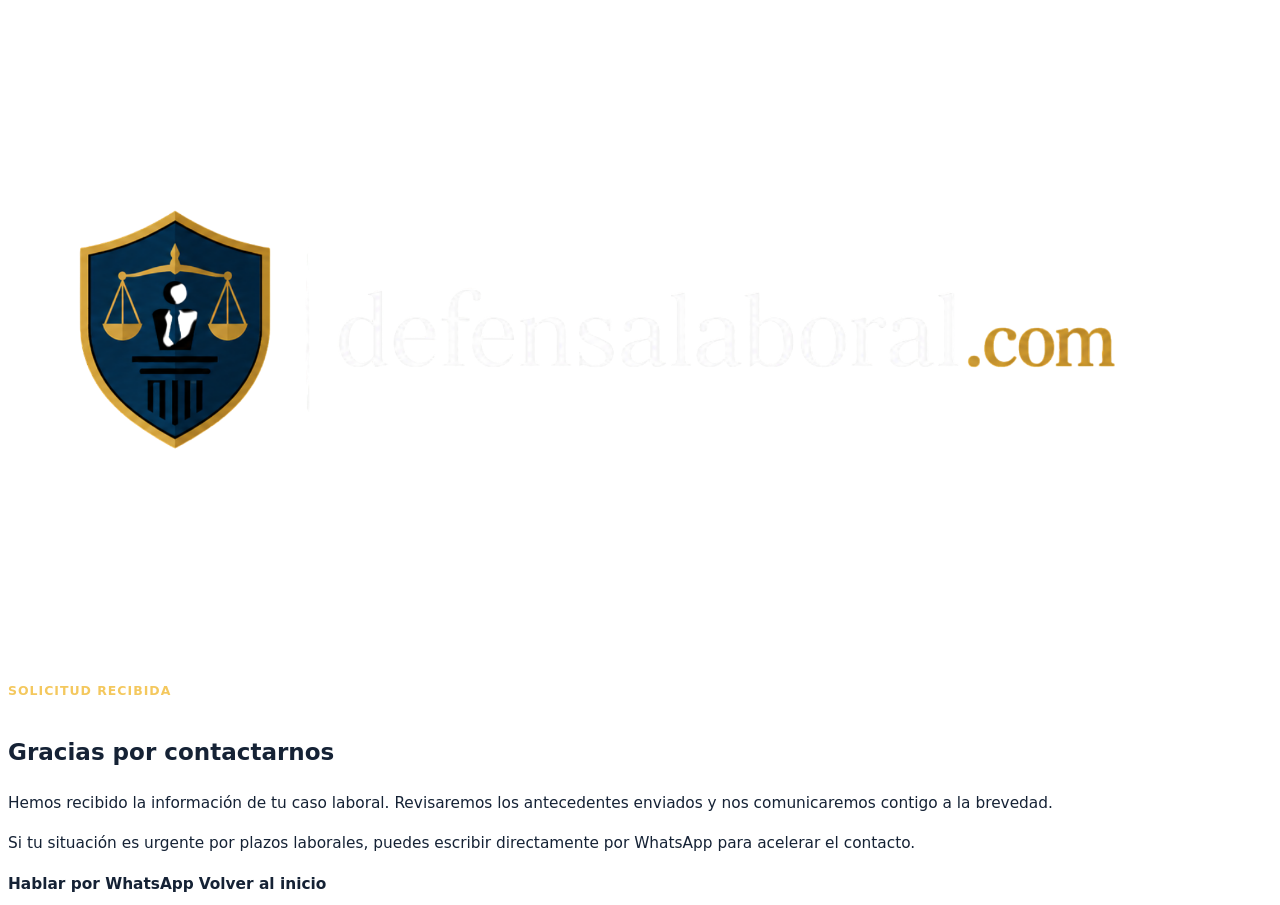
<file: gracias.html>
<!DOCTYPE html>
<html lang="es-CL">
<head>
  <meta charset="UTF-8">
  <meta name="viewport" content="width=device-width, initial-scale=1.0">
  <title>Solicitud recibida | Defensa Trabajador</title>
  <meta name="description" content="Gracias por contactar a Defensa Trabajador. Hemos recibido tu solicitud de evaluación laboral.">
  <link rel="stylesheet" href="styles.css">
</head>
<body class="thanks-page">
  <main class="thanks-main">
    <section class="thanks-hero">
      <div class="container thanks-card">
        <a class="thanks-logo" href="index.html" aria-label="Volver al inicio">
          <img src="LogoDefensaLaboral.png" alt="Defensa Trabajador">
        </a>
        <p class="eyebrow">Solicitud recibida</p>
        <h1>Gracias por contactarnos</h1>
        <p>Hemos recibido la información de tu caso laboral. Revisaremos los antecedentes enviados y nos comunicaremos contigo a la brevedad.</p>
        <p class="thanks-note">Si tu situación es urgente por plazos laborales, puedes escribir directamente por WhatsApp para acelerar el contacto.</p>
        <div class="hero-actions">
          <a class="btn btn-primary" href="https://wa.me/56969094607?text=Hola%2C%20ya%20complet%C3%A9%20el%20formulario%20en%20Defensa%20Trabajador%20y%20quiero%20dar%20seguimiento%20a%20mi%20caso%20laboral." target="_blank" rel="noopener">Hablar por WhatsApp</a>
          <a class="btn btn-secondary" href="index.html">Volver al inicio</a>
        </div>
      </div>
    </section>
  </main>
</body>
</html>
</file>
<file: styles.css>
:root {
  --bs-primary: #0f2942;
  --bs-secondary: #14233a;
  --bs-warning: #d4a017;
  --bs-success: #25d366;
  --bs-light: #f5f2ec;
  --navy: #0f2942;
  --navy-deep: #071624;
  --navy-soft: #14233a;
  --gold: #d4a017;
  --gold-dark: #c79a3a;
  --cream: #f5f2ec;
  --ink: #152235;
  --muted: #667085;
  --line: rgba(15, 41, 66, 0.12);
  --shadow: 0 24px 70px rgba(15, 41, 66, 0.14);
  --shadow-strong: 0 26px 80px rgba(0, 0, 0, 0.28);
  --radius: 1.5rem;
}

* {
  box-sizing: border-box;
}

html {
  scroll-behavior: smooth;
}

body {
  font-family: "Inter", system-ui, -apple-system, BlinkMacSystemFont, "Segoe UI", sans-serif;
  font-size: 0.96rem;
  color: var(--ink);
  background: #fff;
  line-height: 1.65;
  overflow-x: hidden;
}

body::selection {
  color: #fff;
  background: var(--gold-dark);
}

h1,
h2,
h3,
h4,
.navbar-brand {
  font-family: "Sora", system-ui, sans-serif;
  letter-spacing: 0;
}

a {
  color: inherit;
  text-decoration: none;
}

p,
.accordion-body,
.check-list li {
  text-align: justify;
  text-justify: inter-word;
}

.text-center p,
.navbar p,
.footer .small,
.privacy-note,
.trust-strip span,
.hero-stats span,
.mini-stat span,
.testimonial-card strong,
.testimonial-card span {
  text-align: inherit;
}

img {
  max-width: 100%;
}

.fw-black {
  font-weight: 800;
}

.display-3 {
  font-size: clamp(2.35rem, 5vw, 4rem);
}

.text-white-70 {
  color: rgba(255, 255, 255, 0.74);
}

.section {
  padding: 6rem 0;
  position: relative;
}

.bg-cream {
  background: var(--cream);
}

.section-title {
  font-weight: 800;
  font-size: clamp(1.8rem, 3.4vw, 2.85rem);
  line-height: 1.08;
  margin-bottom: 1.1rem;
  color: var(--navy);
}

.section-copy {
  color: var(--muted);
  font-size: 1rem;
}

.eyebrow {
  display: inline-flex;
  align-items: center;
  gap: 0.5rem;
  color: #f4c85e;
  font-weight: 800;
  text-transform: uppercase;
  letter-spacing: 0.08em;
  font-size: 0.78rem;
}

.eyebrow.dark {
  color: var(--gold-dark);
}

.btn {
  border: 0;
  border-radius: 999px;
  font-weight: 800;
  transition: transform 0.3s ease, box-shadow 0.3s ease, background 0.3s ease;
}

.btn:hover,
.btn:focus-visible {
  transform: translateY(-3px);
}

.btn-gold {
  color: #111827;
  background: linear-gradient(135deg, var(--gold-dark), var(--gold));
  box-shadow: 0 16px 38px rgba(212, 160, 23, 0.28);
  position: relative;
  overflow: hidden;
}

.btn-gold::after {
  content: "";
  position: absolute;
  inset: 0;
  background: linear-gradient(110deg, transparent 20%, rgba(255, 255, 255, 0.34) 45%, transparent 70%);
  transform: translateX(-100%);
  transition: transform 0.55s ease;
}

.btn-gold:hover::after {
  transform: translateX(100%);
}

.btn-whatsapp {
  color: #06170d;
  background: #25d366;
  box-shadow: 0 16px 34px rgba(37, 211, 102, 0.22);
}

.btn-whatsapp:hover,
.btn-whatsapp:focus-visible {
  color: #06170d;
  background: #2ee371;
}

/* Navbar */
.navbar {
  padding: 1rem 0;
  transition: background 0.3s ease, box-shadow 0.3s ease, padding 0.3s ease, backdrop-filter 0.3s ease;
}

.navbar.is-scrolled,
.navbar:has(.navbar-collapse.show) {
  padding: 0.72rem 0;
  background: rgba(7, 22, 36, 0.94);
  backdrop-filter: blur(18px);
  box-shadow: 0 14px 40px rgba(0, 0, 0, 0.22);
}

.brand-logo {
  width: 178px;
  height: auto;
  filter: drop-shadow(0 8px 20px rgba(0, 0, 0, 0.24));
}

.navbar .nav-link {
  color: rgba(255, 255, 255, 0.82);
  font-weight: 700;
  font-size: 0.95rem;
  padding-inline: 0.8rem;
}

.navbar .nav-link:hover,
.navbar .nav-link.active {
  color: #f5c659;
}

.navbar-toggler {
  border-color: rgba(255, 255, 255, 0.24);
  border-radius: 0.9rem;
}

/* Hero */
.hero-section {
  min-height: 94vh;
  padding: 9rem 0 6rem;
  background:
    radial-gradient(circle at 78% 16%, rgba(212, 160, 23, 0.22), transparent 28rem),
    radial-gradient(circle at 12% 72%, rgba(199, 154, 58, 0.13), transparent 24rem),
    linear-gradient(135deg, #14233a 0%, #0f2942 46%, #071624 100%);
  overflow: hidden;
}

.hero-pattern {
  position: absolute;
  inset: 0;
  opacity: 0.18;
  background-image:
    linear-gradient(rgba(255, 255, 255, 0.07) 1px, transparent 1px),
    linear-gradient(90deg, rgba(255, 255, 255, 0.07) 1px, transparent 1px);
  background-size: 52px 52px;
  mask-image: linear-gradient(to bottom, #000 0%, transparent 85%);
}

.hero-lead {
  color: rgba(255, 255, 255, 0.78);
  font-size: clamp(1rem, 1.55vw, 1.16rem);
  max-width: 48rem;
}

.hero-bullets > div {
  display: flex;
  align-items: center;
  gap: 0.6rem;
  color: rgba(255, 255, 255, 0.88);
  font-weight: 700;
}

.hero-bullets i {
  color: var(--gold);
}

.hero-stats > div {
  min-width: 11rem;
  padding-left: 1rem;
  border-left: 2px solid rgba(212, 160, 23, 0.7);
}

.hero-stats strong {
  display: block;
  color: #fff;
  font-family: "Sora", sans-serif;
  font-size: 2.18rem;
  line-height: 1;
}

.hero-stats span {
  color: rgba(255, 255, 255, 0.72);
  font-weight: 700;
}

.glass-form {
  padding: clamp(1.3rem, 4vw, 2.3rem);
  border: 1px solid rgba(255, 255, 255, 0.18);
  border-radius: var(--radius);
  background: linear-gradient(145deg, rgba(255, 255, 255, 0.17), rgba(255, 255, 255, 0.08));
  backdrop-filter: blur(24px);
  box-shadow: var(--shadow-strong);
}

.form-badge {
  display: inline-flex;
  align-items: center;
  gap: 0.45rem;
  padding: 0.48rem 0.78rem;
  color: #111827;
  background: rgba(245, 198, 89, 0.95);
  border-radius: 999px;
  font-size: 0.8rem;
  font-weight: 800;
}

.form-label {
  color: rgba(255, 255, 255, 0.86);
  font-weight: 700;
}

.form-control,
.form-select {
  border: 1px solid rgba(15, 41, 66, 0.12);
  border-radius: 1rem;
  color: var(--ink);
}

.glass-form .form-control,
.glass-form .form-select {
  border-color: rgba(255, 255, 255, 0.2);
  background: rgba(255, 255, 255, 0.92);
}

.form-control:focus,
.form-select:focus {
  border-color: var(--gold);
  box-shadow: 0 0 0 0.25rem rgba(212, 160, 23, 0.18);
}

.privacy-note {
  color: rgba(255, 255, 255, 0.68);
  font-size: 0.88rem;
}

.hero-case-photo {
  display: grid;
  grid-template-columns: 92px 1fr;
  gap: 1rem;
  align-items: center;
  padding: 0.85rem;
  border: 1px solid rgba(255, 255, 255, 0.16);
  border-radius: 1.25rem;
  background: rgba(255, 255, 255, 0.1);
  backdrop-filter: blur(18px);
  box-shadow: 0 18px 52px rgba(0, 0, 0, 0.22);
}

.hero-case-photo img {
  width: 92px;
  height: 92px;
  border-radius: 1rem;
  object-fit: cover;
}

.hero-case-photo strong,
.hero-case-photo span {
  display: block;
}

.hero-case-photo strong {
  color: #fff;
  font-weight: 800;
}

.hero-case-photo span {
  color: rgba(255, 255, 255, 0.7);
  font-size: 0.92rem;
}

/* Trust */
.trust-strip {
  color: #fff;
  background: var(--navy-deep);
  border-top: 1px solid rgba(255, 255, 255, 0.09);
  border-bottom: 1px solid rgba(255, 255, 255, 0.09);
}

.trust-strip .row > div {
  font-weight: 800;
}

.trust-strip i {
  color: var(--gold);
  margin-right: 0.45rem;
}

.trust-strip span {
  display: block;
  color: rgba(255, 255, 255, 0.62);
  font-size: 0.9rem;
  font-weight: 600;
}

.visual-proof,
.testimonial-media {
  padding: 1rem;
  border: 1px solid var(--line);
  border-radius: var(--radius);
  background: #fff;
  box-shadow: 0 18px 60px rgba(15, 41, 66, 0.08);
}

.visual-proof img,
.testimonial-media img {
  width: 100%;
  min-height: 260px;
  border-radius: 1.1rem;
  object-fit: cover;
}

.visual-proof h3,
.testimonial-media h3 {
  color: var(--navy);
  font-size: clamp(1.35rem, 2.2vw, 2rem);
  font-weight: 800;
  line-height: 1.18;
}

.visual-proof p:not(.eyebrow),
.testimonial-media p {
  color: var(--muted);
}

/* Cards */
.feature-card,
.service-card,
.process-card,
.testimonial-card,
.deadline-box,
.contact-form {
  border: 1px solid var(--line);
  border-radius: var(--radius);
  background: #fff;
  box-shadow: 0 18px 60px rgba(15, 41, 66, 0.08);
}

.feature-card,
.service-card,
.process-card,
.testimonial-card {
  padding: 2rem;
  transition: transform 0.3s ease, box-shadow 0.3s ease, border-color 0.3s ease;
}

.feature-card:hover,
.service-card:hover,
.process-card:hover,
.testimonial-card:hover {
  transform: translateY(-8px);
  border-color: rgba(212, 160, 23, 0.42);
  box-shadow: var(--shadow);
}

.card-icon {
  display: inline-grid;
  place-items: center;
  width: 3.35rem;
  height: 3.35rem;
  margin-bottom: 1.2rem;
  color: var(--navy);
  background: linear-gradient(135deg, rgba(199, 154, 58, 0.26), rgba(212, 160, 23, 0.1));
  border-radius: 1rem;
  font-size: 1.5rem;
}

.service-icon {
  width: 4.4rem;
  height: 4.4rem;
  margin-bottom: 1.2rem;
  padding: 0.68rem;
  border-radius: 1.1rem;
  background: linear-gradient(135deg, rgba(199, 154, 58, 0.22), rgba(212, 160, 23, 0.08));
  object-fit: contain;
  filter: drop-shadow(0 12px 18px rgba(15, 41, 66, 0.12));
  transition: transform 0.3s ease, filter 0.3s ease;
}

.service-card:hover .service-icon {
  transform: translateY(-4px) scale(1.04);
  filter: drop-shadow(0 18px 24px rgba(15, 41, 66, 0.18));
}

.feature-card h3,
.service-card h3,
.process-card h3 {
  color: var(--navy);
  font-size: 1.12rem;
  font-weight: 800;
}

.feature-card p,
.service-card p,
.process-card p,
.testimonial-card p {
  color: var(--muted);
  margin-bottom: 0;
}

.service-card {
  position: relative;
  overflow: hidden;
}

.service-card::before {
  content: "";
  position: absolute;
  inset: 0 0 auto;
  height: 4px;
  background: linear-gradient(90deg, var(--gold-dark), var(--gold));
  transform: scaleX(0);
  transform-origin: left;
  transition: transform 0.3s ease;
}

.service-card:hover::before {
  transform: scaleX(1);
}

.service-card a {
  display: inline-flex;
  align-items: center;
  gap: 0.45rem;
  margin-top: 1.4rem;
  color: var(--navy);
  font-weight: 800;
}

.service-card a i {
  color: var(--gold-dark);
  transition: transform 0.3s ease;
}

.service-card:hover a i {
  transform: translateX(4px);
}

/* Lawyer */
.lawyer-section {
  background:
    radial-gradient(circle at 80% 20%, rgba(212, 160, 23, 0.18), transparent 26rem),
    linear-gradient(135deg, var(--navy) 0%, var(--navy-deep) 100%);
}

.lawyer-photo-wrap {
  position: relative;
  border-radius: var(--radius);
  overflow: hidden;
  box-shadow: var(--shadow-strong);
}

.lawyer-photo-wrap img {
  width: 100%;
  aspect-ratio: 4 / 5;
  object-fit: cover;
  filter: saturate(0.95) contrast(1.04);
}

.photo-label {
  position: absolute;
  left: 1rem;
  bottom: 1rem;
  padding: 0.42rem 0.72rem;
  color: #111827;
  background: var(--gold);
  border-radius: 999px;
  font-size: 0.78rem;
  font-weight: 800;
}

.mini-stat {
  padding: 1.3rem;
  border: 1px solid rgba(255, 255, 255, 0.14);
  border-radius: 1.2rem;
  background: rgba(255, 255, 255, 0.08);
}

.mini-stat strong {
  display: block;
  color: #fff;
  font-family: "Sora", sans-serif;
  font-size: 2.25rem;
  line-height: 1;
}

.mini-stat span {
  color: rgba(255, 255, 255, 0.72);
  font-weight: 700;
}

.check-list {
  padding: 0;
  list-style: none;
}

.check-list li {
  position: relative;
  margin-bottom: 0.78rem;
  padding-left: 1.85rem;
  color: var(--ink);
}

.check-list li::before {
  content: "\F26A";
  position: absolute;
  left: 0;
  top: 0.04rem;
  color: var(--gold-dark);
  font-family: "bootstrap-icons";
  font-weight: 400;
}

.check-list.gold li {
  color: rgba(255, 255, 255, 0.82);
}

.check-list.gold li::before {
  color: var(--gold);
}

/* Process */
.process-row {
  position: relative;
}

.process-card {
  min-height: 100%;
}

.process-card span {
  display: block;
  margin-bottom: 1.4rem;
  color: rgba(199, 154, 58, 0.18);
  font-family: "Sora", sans-serif;
  font-size: 4rem;
  font-weight: 800;
  line-height: 0.8;
}

/* Deadline */
.deadline-section {
  background:
    linear-gradient(rgba(7, 22, 36, 0.88), rgba(7, 22, 36, 0.92)),
    url("imagenLaboral2.jpg") center / cover;
}

.deadline-box {
  padding: 2rem;
  background: rgba(255, 255, 255, 0.1);
  border-color: rgba(255, 255, 255, 0.16);
  backdrop-filter: blur(18px);
}

.deadline-box h3 {
  color: #fff;
  font-weight: 800;
  margin-bottom: 1rem;
}

/* Testimonials */
.stars {
  color: var(--gold);
  letter-spacing: 0.05em;
  margin-bottom: 1rem;
}

.testimonial-card p {
  font-size: 1.03rem;
  margin-bottom: 1.3rem;
}

.testimonial-card strong,
.testimonial-card span {
  display: block;
}

.testimonial-card span {
  color: var(--muted);
  font-size: 0.9rem;
}

/* FAQ */
.premium-accordion {
  display: grid;
  gap: 0.9rem;
}

.premium-accordion .accordion-item {
  border: 1px solid var(--line);
  border-radius: 1.15rem;
  overflow: hidden;
  box-shadow: 0 14px 42px rgba(15, 41, 66, 0.07);
}

.premium-accordion .accordion-button {
  color: var(--navy);
  background: #fff;
  font-weight: 800;
  box-shadow: none;
}

.premium-accordion .accordion-button:not(.collapsed) {
  color: var(--navy);
  background: rgba(212, 160, 23, 0.1);
}

.premium-accordion .accordion-button:focus {
  border-color: var(--gold);
  box-shadow: 0 0 0 0.25rem rgba(212, 160, 23, 0.18);
}

/* Final CTA */
.final-cta {
  background:
    radial-gradient(circle at 15% 20%, rgba(212, 160, 23, 0.2), transparent 24rem),
    linear-gradient(135deg, var(--navy-soft), var(--navy-deep));
}

.contact-form {
  padding: 2rem;
}

.contact-form .form-label {
  color: var(--navy);
}

/* Footer */
.footer {
  color: rgba(255, 255, 255, 0.74);
  background: #071624;
  padding-bottom: 6rem;
}

.footer-logo {
  width: 190px;
}

.footer h2 {
  color: #fff;
  font-weight: 800;
}

.footer a {
  color: rgba(255, 255, 255, 0.74);
}

.footer a:hover {
  color: var(--gold);
}

.footer hr {
  border-color: rgba(255, 255, 255, 0.14);
}

.mobile-sticky-cta {
  position: fixed;
  z-index: 1040;
  right: 0;
  bottom: 0;
  left: 0;
  display: grid;
  grid-template-columns: 1fr 1fr;
  gap: 0.75rem;
  padding: 0.8rem;
  background: rgba(7, 22, 36, 0.94);
  border-top: 1px solid rgba(255, 255, 255, 0.12);
  backdrop-filter: blur(16px);
}

.mobile-sticky-cta .btn {
  min-height: 3rem;
}

@media (min-width: 1200px) {
  .container {
    max-width: 1160px;
  }
}

@media (max-width: 991.98px) {
  .navbar-collapse {
    margin-top: 1rem;
    padding: 1rem;
    border: 1px solid rgba(255, 255, 255, 0.12);
    border-radius: 1.2rem;
    background: rgba(7, 22, 36, 0.96);
  }

  .hero-section {
    padding-top: 7.5rem;
  }
}

@media (max-width: 767.98px) {
  .section {
    padding: 4.5rem 0;
  }

  .hero-section {
    min-height: auto;
    padding-bottom: 4.5rem;
  }

  .display-3 {
    font-size: 2.22rem;
  }

  .brand-logo {
    width: 148px;
  }

  .feature-card,
  .service-card,
  .process-card,
  .testimonial-card,
  .deadline-box,
  .contact-form,
  .glass-form {
    border-radius: 1.2rem;
  }

  .footer {
    padding-bottom: 7rem;
  }
}

@media (prefers-reduced-motion: reduce) {
  *,
  *::before,
  *::after {
    scroll-behavior: auto !important;
    transition-duration: 0.01ms !important;
    animation-duration: 0.01ms !important;
    animation-iteration-count: 1 !important;
  }
}
</file>
